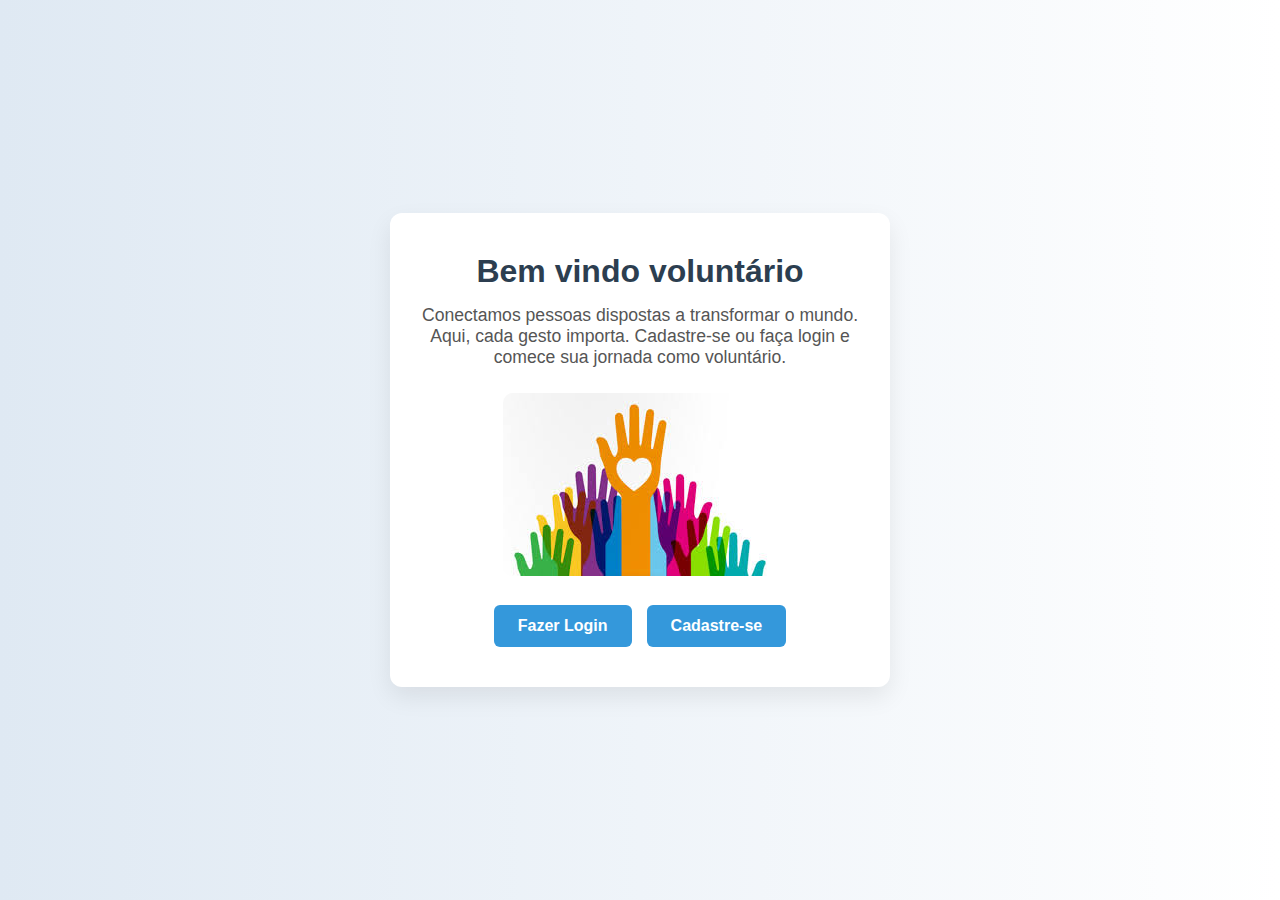
<file: index.html>
<!DOCTYPE html>
<html lang="pt-br">
<head>
  <meta charset="UTF-8" />
  <meta name="viewport" content="width=device-width, initial-scale=1" />
  <title>Voluntariado - Bem vindo</title>
  <link rel="stylesheet" href="assets/css/index.css" />
</head>
<body>
  <div class="container">

    
    <div id="presentation" class="presentation">
      <h1>Bem vindo voluntário</h1>
      <p>
        Conectamos pessoas dispostas a transformar o mundo. Aqui, cada gesto importa.
        Cadastre-se ou faça login e comece sua jornada como voluntário.
      </p>
      <img src="assets/img/download.jfif" alt="Voluntários" />
      <div class="buttons">
        <a href="login.html" class="btn">Fazer Login</a>
        <a href="cadastro.html" class="btn btn-secondary">Cadastre-se</a>
      </div>
    </div>


    <div id="user-area" class="user-area" style="display:none;">
      <h2>Olá, <span id="user-name"></span>!</h2>
      <img id="user-photo" alt="Foto do usuário" />
      <p>Bem vindo de volta! Continue sua jornada conosco.</p>
      <button id="logout-btn" class="btn btn-logout">Sair</button>
      <a href="usuario.html" class="btn btn-back">Voltar</a>
      

    </div>

  </div>

  <script src="assets/js/index.js"></script>
</body>
</html>
</file>
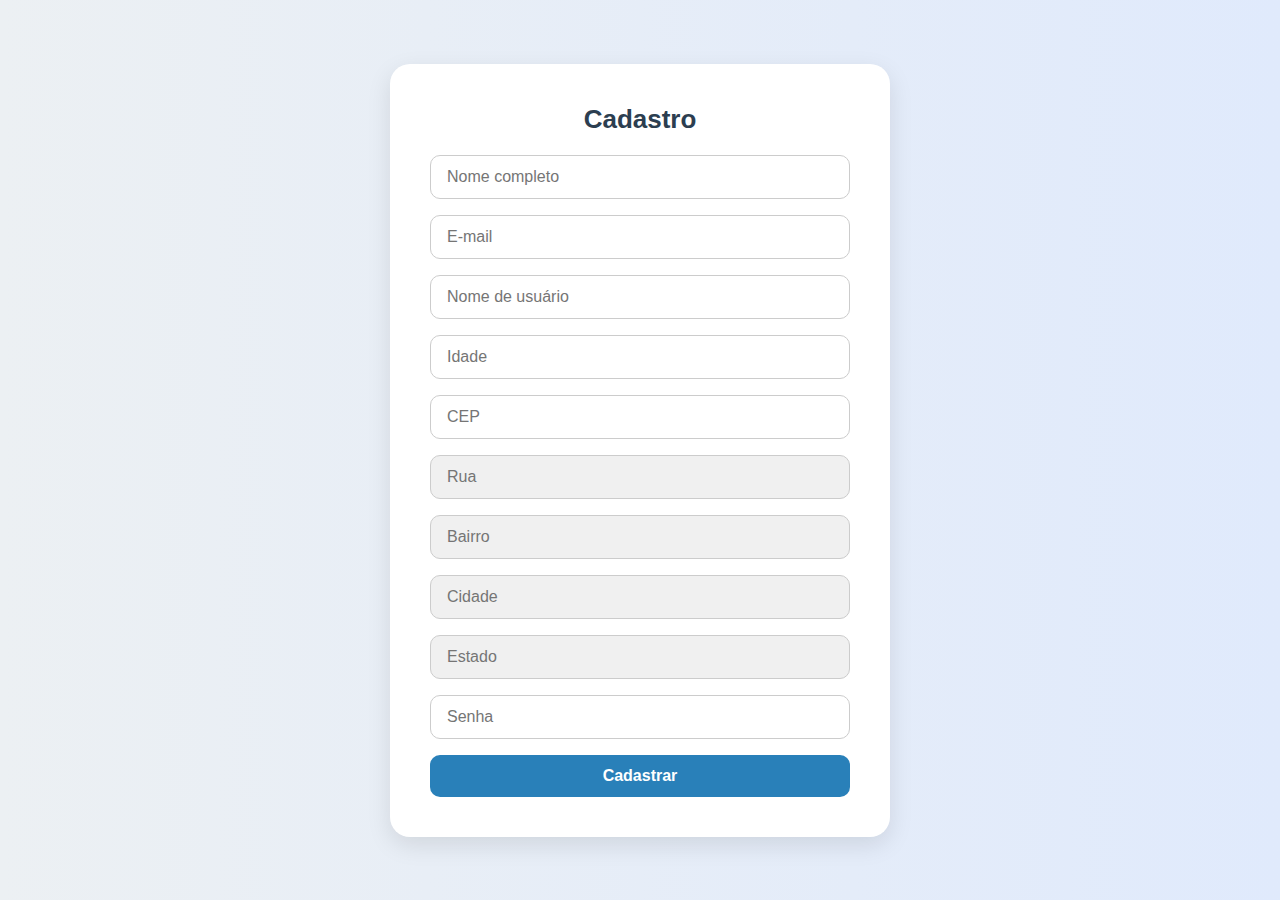
<file: cadastro.html>
<!DOCTYPE html>
<html lang="pt-BR">
<head>
  <meta charset="UTF-8" />
  <meta name="viewport" content="width=device-width, initial-scale=1.0"/>
  <title>Cadastro</title>
  <link rel="stylesheet" href="assets/css/cadastro.css" />
</head>
<body>
  <form id="signup-form">
    <h2>Cadastro</h2>
    <input type="text" id="fullname" placeholder="Nome completo" required />
    <input type="email" id="email" placeholder="E-mail" required />
    <input type="text" id="username" placeholder="Nome de usuário" required />
    <input type="number" id="age" placeholder="Idade" required />
    <input type="text" id="cep" placeholder="CEP" maxlength="9" required />
    <input type="text" id="rua" placeholder="Rua" disabled />
    <input type="text" id="bairro" placeholder="Bairro" disabled />
    <input type="text" id="cidade" placeholder="Cidade" disabled />
    <input type="text" id="estado" placeholder="Estado" disabled />
    <input type="password" id="password" placeholder="Senha" required />
    <button type="submit">Cadastrar</button>
  </form>

  <script src="assets/js/cadastro.js"></script>
</body>
</html>
</file>
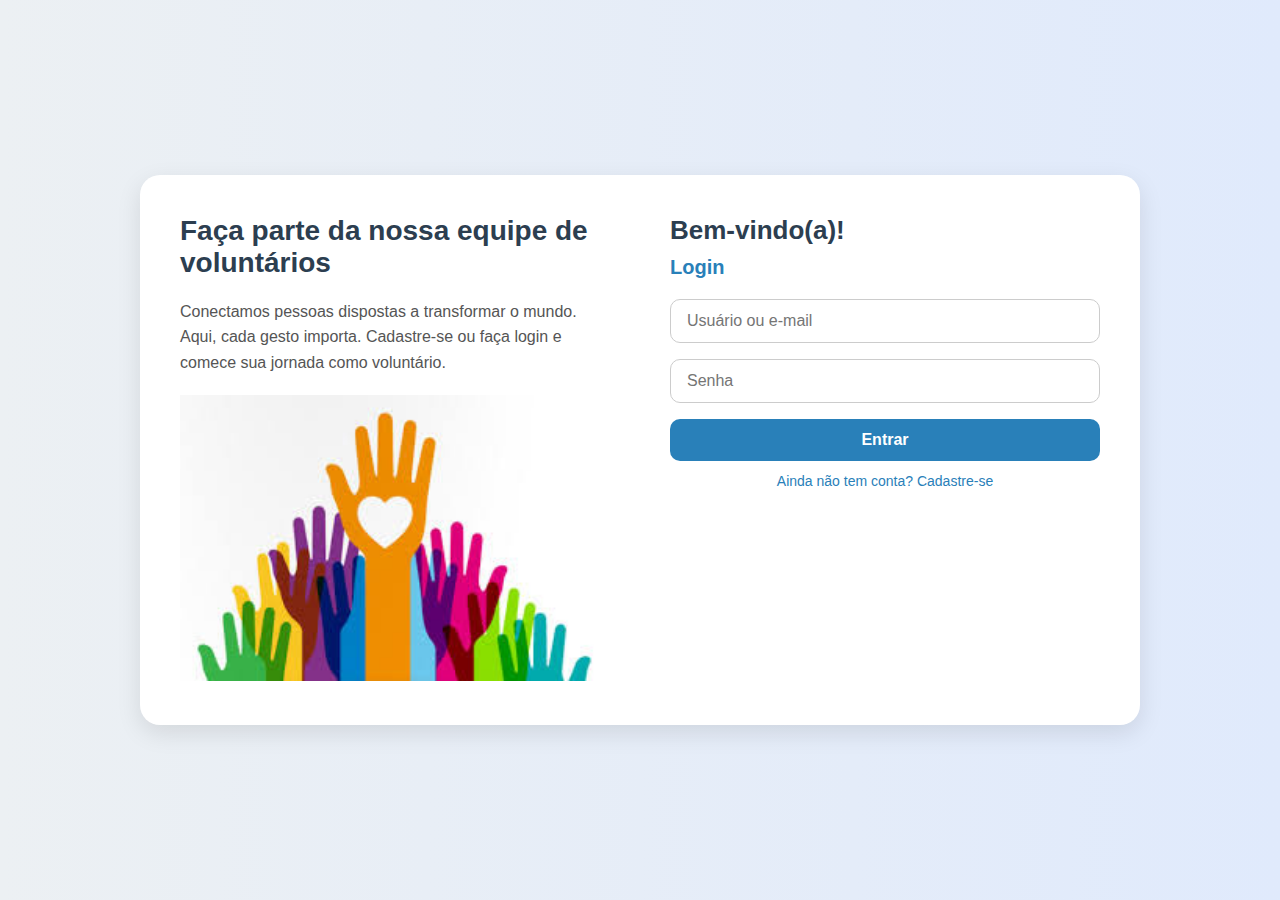
<file: login.html>
<!DOCTYPE html>
<html lang="pt-br">
<head>
  <meta charset="UTF-8" />
  <meta name="viewport" content="width=device-width, initial-scale=1.0"/>
  <title>Login - Voluntariado</title>
  <link rel="stylesheet" href="assets/css/login.css" />
</head>
<body>
  <div class="container">
    <div class="presentation">
      <h1>Faça parte da nossa equipe de voluntários</h1>
      <p>
        Conectamos pessoas dispostas a transformar o mundo. Aqui, cada gesto importa.
        Cadastre-se ou faça login e comece sua jornada como voluntário.
      </p>
      <img src="assets/img/download.jfif" alt="Voluntários" />
    </div>

   
    <form id="login-form" class="login-form">
      <h2>Bem-vindo(a)!</h2>
      <h3>Login</h3>

      <input type="text" id="username" placeholder="Usuário ou e-mail" required />
      <input type="password" id="password" placeholder="Senha" required />

      <button type="submit">Entrar</button>

      <p style="text-align: center;">
        <a href="cadastro.html">Ainda não tem conta? Cadastre-se</a>
      </p>
    </form>
  </div>

  <script src="assets/js/login.js"></script>
</body>
</html>
</file>
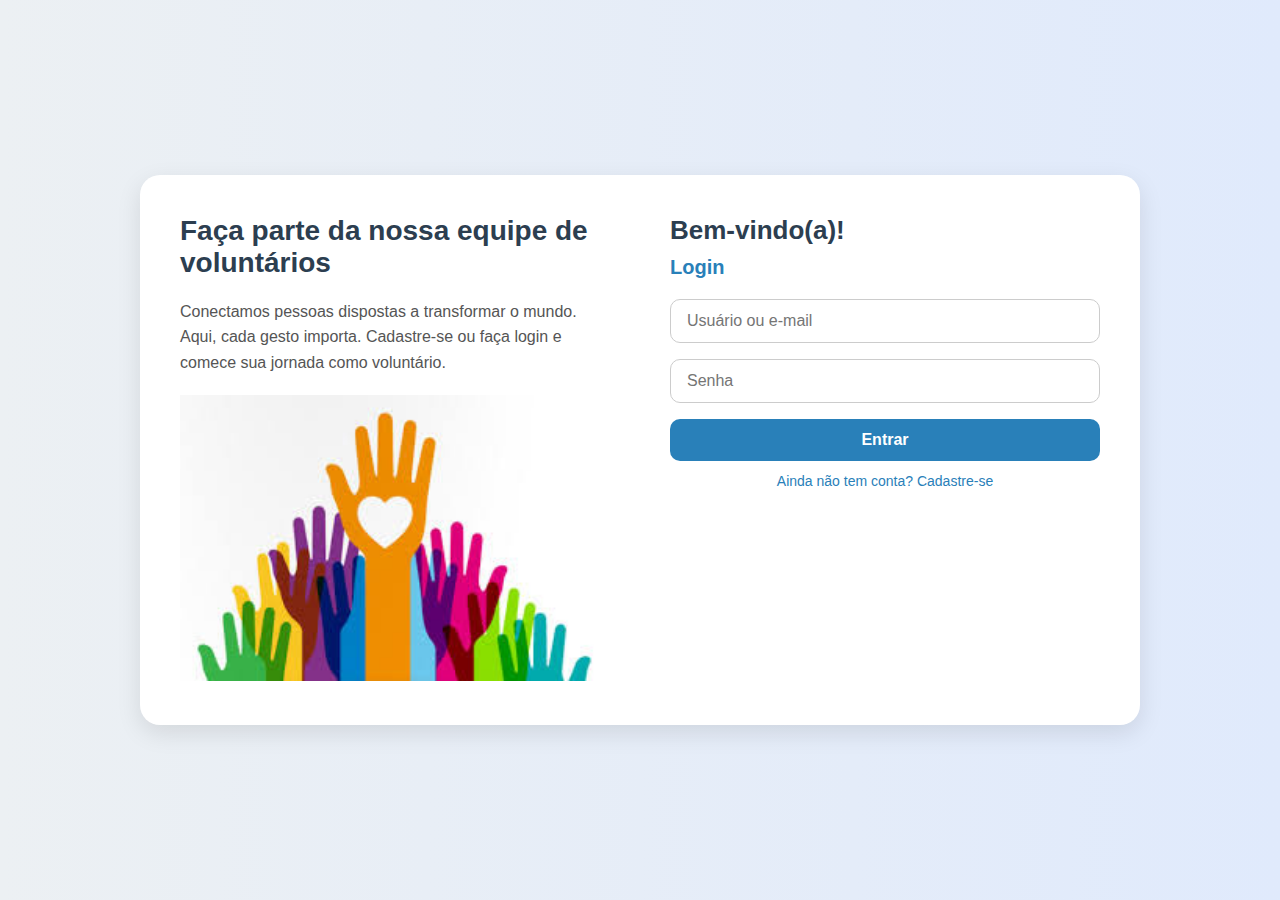
<file: usuario.html>
<!DOCTYPE html>
<html lang="pt-br">
<head>
  <meta charset="UTF-8" />
  <title>Página do Usuário</title>
  <link rel="stylesheet" href="assets/css/usuario.css" />
</head>
<body>

  <div class="sidebar">
    <a href="index.html">🏠 Menu Principal</a>
    <a href="#" id="logout-btn">🚪 Sair</a>
  </div>

  <main>
    <div class="tabs">
      <div class="tab active" data-tab="welcome">Cadastro de voluntário</div>
      <div class="tab" data-tab="lista">Lista de voluntários</div>
      <div class="tab" data-tab="dados">Dados Pessoais</div>
    </div>

    
    <div id="welcome" class="tab-content active">
      <h2>Bem-vindo(a), <span id="user-fullname"></span>!</h2>
      <img id="user-photo" alt="Foto de perfil" />

      <button id="delete-account-btn" class="btn btn-danger">Excluir meu cadastro</button>

    </div>

    
    <div id="lista" class="tab-content">
      <h2>Voluntários cadastrados</h2>
    
      
      <input
        type="text"
        id="filter-input"
        placeholder="Filtrar voluntários pelo nome..."
        style="padding: 8px; margin-bottom: 15px; width: 100%; max-width: 400px;"
      />
    
      
      <button id="clear-all-btn" class="btn btn-danger" style="margin-bottom: 15px;">
        Limpar todos os cadastros
      </button>
    
     
      <ul id="volunteer-ul"></ul>
    </div>
    

    
    <div id="dados" class="tab-content">
      <h2>Seus dados pessoais</h2>
      <p><strong>Nome:</strong> <span id="user-name"></span></p>
      <p><strong>E-mail:</strong> <span id="user-email"></span></p>
      <p><strong>Endereço:</strong> <span id="user-address"></span></p>
    </div>
  </main>

  <script src="assets/js/usuario.js"></script>
</body>
</html>
</file>
<file: assets/css/index.css>
* {
    margin: 0;
    padding: 0;
    box-sizing: border-box;
  }
  
  body {
    font-family: 'Segoe UI', Tahoma, Geneva, Verdana, sans-serif;
    background: linear-gradient(to right, #dfe9f3, #ffffff);
    color: #2c3e50;
    min-height: 100vh;
    display: flex;
    justify-content: center;
    align-items: center;
    padding: 20px;
  }
  
  
  .container {
    max-width: 500px;
    width: 100%;
    background-color: white;
    padding: 40px 30px;
    border-radius: 12px;
    box-shadow: 0 10px 25px rgba(0, 0, 0, 0.08);
    text-align: center;
  }
  
  
  .presentation h1 {
    font-size: 2rem;
    color: #2c3e50;
    margin-bottom: 15px;
  }
  
  .presentation p {
    font-size: 1.1rem;
    color: #555;
    margin-bottom: 25px;
  }
  
  .presentation img {
    max-width: 100%;
    border-radius: 10px;
    margin-bottom: 25px;
  }
  
 
  .buttons {
    display: flex;
    justify-content: center;
    flex-wrap: wrap;
    gap: 15px;
  }
  
  .btn {
    padding: 12px 24px;
    background-color: #3498db;
    color: white;
    font-weight: 600;
    text-decoration: none;
    border-radius: 6px;
    transition: background-color 0.3s ease;
  }
  
  .btn:hover {
    background-color: #217dbb;
  }
  
  .btn.btn-back {
    background-color: #217dbb;
  }
  
  .btn.btn-logout {
    background-color: #bb2121;
  }
  
  
  
  .btn-secondary:hover {
    background-color: #7f8c8d;
  }
  
 
  .user-area h2 {
    color: #2c3e50;
    margin-bottom: 10px;
  }
  
  .user-area p {
    color: #555;
    margin-bottom: 20px;
  }
  
  .user-area img {
    width: 150px;
    height: 150px;
    object-fit: cover;
    border-radius: 50%;
    margin: 20px 0;
    border: 3px solid #2980b9;
  }
  
  .user-area .btn {
    margin: 10px 8px 0;
    display: inline-block;
  }
</file>
<file: assets/css/cadastro.css>
* {
    margin: 0;
    padding: 0;
    box-sizing: border-box;
  }
  
  body {
    font-family: 'Segoe UI', Tahoma, Geneva, Verdana, sans-serif;
    background: linear-gradient(to right, #ecf0f3, #e0eafc);
    color: #2c3e50;
    min-height: 100vh;
    display: flex;
    align-items: center;
    justify-content: center;
    padding: 40px;
  }
  
  
  form#signup-form {
    background: #ffffff;
    padding: 40px;
    border-radius: 20px;
    box-shadow: 0 8px 24px rgba(0, 0, 0, 0.1);
    max-width: 500px;
    width: 100%;
    display: flex;
    flex-direction: column;
  }
  
  form#signup-form h2 {
    font-size: 26px;
    margin-bottom: 20px;
    color: #2c3e50;
    text-align: center;
  }
  
  form#signup-form input {
    padding: 12px 16px;
    margin-bottom: 16px;
    border: 1px solid #ccc;
    border-radius: 10px;
    font-size: 16px;
    transition: border-color 0.3s;
  }
  
  form#signup-form input:focus {
    border-color: #2980b9;
    outline: none;
  }
  
  form#signup-form input:disabled {
    background-color: #f0f0f0;
    color: #888;
  }
  
  form#signup-form button {
    padding: 12px 16px;
    background-color: #2980b9;
    color: white;
    font-size: 16px;
    font-weight: bold;
    border: none;
    border-radius: 10px;
    cursor: pointer;
    transition: background-color 0.3s;
  }
  
  form#signup-form button:hover {
    background-color: #1f6fa5;
  }
</file>
<file: assets/css/login.css>
* {
    margin: 0;
    padding: 0;
    box-sizing: border-box;
  }
  
  body {
    font-family: 'Segoe UI', Tahoma, Geneva, Verdana, sans-serif;
    background: linear-gradient(to right, #ecf0f3, #e0eafc);
    color: #2c3e50;
    min-height: 100vh;
    display: flex;
    align-items: center;
    justify-content: center;
    padding: 40px;
  }
  
  
  .container {
    display: flex;
    flex-wrap: wrap;
    gap: 60px;
    max-width: 1000px;
    background: #fff;
    padding: 40px;
    border-radius: 20px;
    box-shadow: 0 8px 24px rgba(0, 0, 0, 0.1);
  }
  
  
  .presentation {
    flex: 1;
    min-width: 300px;
  }
  
  .presentation h1 {
    font-size: 28px;
    margin-bottom: 20px;
    color: #2c3e50;
  }
  
  .presentation p {
    font-size: 16px;
    line-height: 1.6;
    color: #555;
  }
  
  .presentation img {
    width: 100%;
    margin-top: 20px;
  }
  
 
  .login-form {
    flex: 1;
    min-width: 300px;
    display: flex;
    flex-direction: column;
  }
  
  .login-form h2 {
    font-size: 26px;
    margin-bottom: 10px;
  }
  
  .login-form h3 {
    font-size: 20px;
    margin-bottom: 20px;
    color: #2980b9;
  }
  
  .login-form input {
    padding: 12px 16px;
    margin-bottom: 16px;
    border: 1px solid #ccc;
    border-radius: 10px;
    font-size: 16px;
    transition: border-color 0.3s;
  }
  
  .login-form input:focus {
    border-color: #2980b9;
    outline: none;
  }
  
  .login-form button {
    padding: 12px 16px;
    background-color: #2980b9;
    color: white;
    font-size: 16px;
    font-weight: bold;
    border: none;
    border-radius: 10px;
    cursor: pointer;
    transition: background-color 0.3s;
  }
  
  .login-form button:hover {
    background-color: #1f6fa5;
  }
  
  .login-form p {
    margin-top: 12px;
    text-align: center;
    font-size: 14px;
  }
  
  .login-form a {
    color: #2980b9;
    text-decoration: none;
  }
  
  .login-form a:hover {
    text-decoration: underline;
  }
  
 
  @media (max-width: 768px) {
    .container {
      flex-direction: column;
      padding: 20px;
    }
  
    .presentation img {
      display: none;
    }
  }
</file>
<file: assets/css/usuario.css>
* {
    margin: 0;
    padding: 0;
    box-sizing: border-box;
  }
  
  body {
    font-family: 'Segoe UI', Tahoma, Geneva, Verdana, sans-serif;
    background: linear-gradient(to right, #ecf0f3, #e0eafc);
    color: #2c3e50;
    min-height: 100vh;
    display: flex;
    flex-direction: row;
  }
 
  .sidebar {
    width: 220px;
    background-color: #2c3e50;
    padding: 20px;
    display: flex;
    flex-direction: column;
    gap: 20px;
    color: white;
    height: 100vh;
    position: fixed;
    top: 0;
    left: 0;
  }
  
  .sidebar a {
    color: white;
    text-decoration: none;
    font-weight: 600;
    font-size: 18px;
    padding: 10px;
    border-radius: 6px;
    transition: background-color 0.3s ease;
  }
  
  .sidebar a:hover {
    background-color: #34495e;
  }
  
 
  main {
    margin-left: 220px;
    padding: 40px;
    width: calc(100% - 220px);
    display: flex;
    flex-direction: column;
    gap: 20px;
  }
  
  
  .tabs {
    display: flex;
    gap: 20px;
    font-weight: 600;
    font-size: 18px;
    border-bottom: 2px solid #ddd;
  }
  
  .tab {
    cursor: pointer;
    padding: 10px 20px;
    border-radius: 6px 6px 0 0;
    background-color: #e4e9f0;
    color: #555;
    transition: background-color 0.3s ease, color 0.3s ease;
    user-select: none;
  }
  
  .tab.active {
    background-color: #2c3e50;
    color: white;
    font-weight: 700;
  }
  
  
  .tab-content {
    display: none;
    background: white;
    border-radius: 12px;
    padding: 30px 40px;
    color: #2c3e50;
    box-shadow: 0 8px 24px rgb(0 0 0 / 0.1);
    min-height: 300px;
  }
  
  .tab-content.active {
    display: block;
  }
  
  .tab-content h2 {
    margin-bottom: 15px;
    color: #2c3e50;
  }
  
  
  #user-photo {
    border-radius: 50%;
    width: 160px;
    height: 160px;
    object-fit: cover;
    margin: 20px 0;
    border: 3px solid #2980b9;
  }
  
  
  .tab-content p, 
  .tab-content strong {
    font-size: 16px;
    margin-bottom: 10px;
  }
  
  
  @media (max-width: 768px) {
    body {
      flex-direction: column;
    }
  
    .sidebar {
      width: 100%;
      height: auto;
      position: relative;
      flex-direction: row;
      justify-content: center;
    }
  
    .sidebar a {
      font-size: 16px;
      padding: 8px 12px;
    }
  
    main {
      margin-left: 0;
      padding: 20px;
      width: 100%;
    }
  
    .tabs {
      flex-wrap: wrap;
      justify-content: center;
    }
  
    .tab-content {
      padding: 20px;
      min-height: auto;
    }
  }
  #user-photo {
    width: 160px;
    height: 160px;
    border-radius: 50%;
    object-fit: cover;
    margin: 15px 0;
    border: 3px solid #2980b9; 
  }
  .btn.btn-danger {
    padding: 12px 16px;
    background-color: #e74c3c; 
    color: white;
    font-size: 16px;
    font-weight: bold;
    border: none;
    border-radius: 10px;
    cursor: pointer;
    transition: background-color 0.3s ease;
  }
  
  .btn.btn-danger:hover {
    background-color: #c0392b; 
  }
</file>
